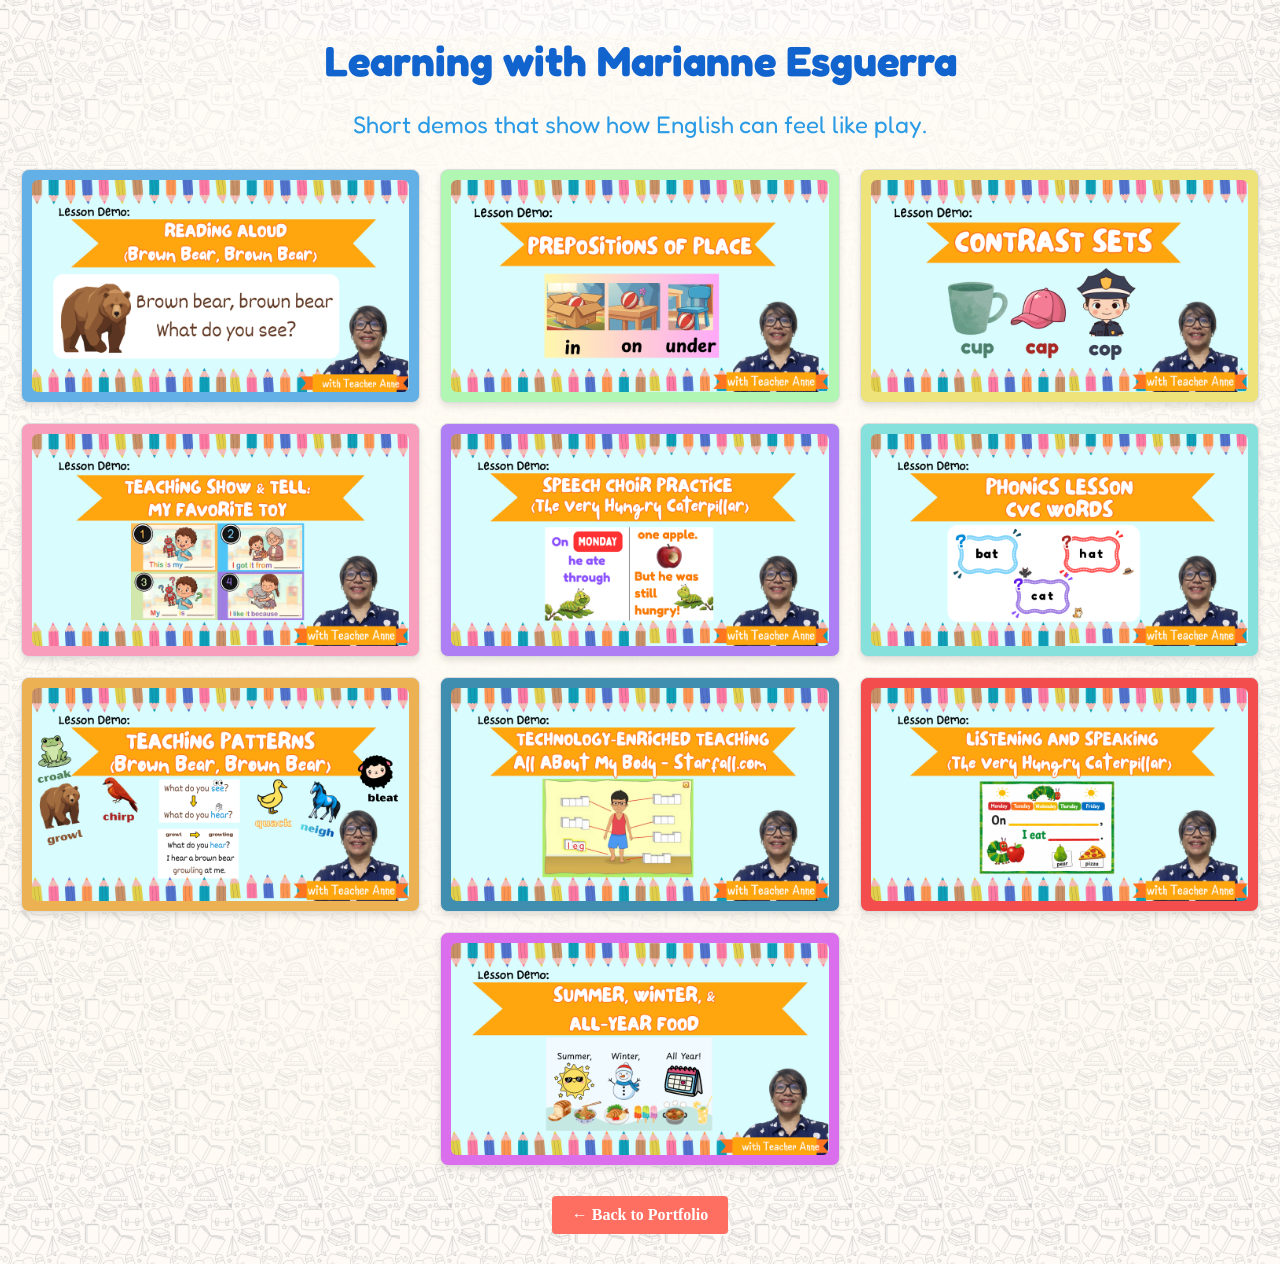
<file: demos.html>
<!DOCTYPE html>
<html lang="en">
<head>
  <meta charset="UTF-8">
  <meta name="viewport" content="width=device-width, initial-scale=1.0">
  <title>Demo Videos – Marianne Esguerra</title>
  <link href="https://fonts.googleapis.com/css2?family=Fredoka:wght@400;600&display=swap" rel="stylesheet">
  <link rel="stylesheet" href="styles.css">
</head>
<body class="demo">

  <section class="demo-gallery">
  <h2>Learning with Marianne Esguerra</h2>
  <p>Short demos that show how English can feel like play.</p>

    <!-- Start of the single grid container -->
    <div class="video-grid">

      <!-- Video 1 -->
      <div class="video-card reading">
        <a href="https://www.youtube.com/watch?v=BNMqD2eXOFo" target="_blank">
          <img src="images/readaloud.png" alt="Reading Aloud Demo Thumbnail">
        </a>
      </div>

      <!-- Video 2 -->
      <div class="video-card prepositions">
        <a href="https://www.youtube.com/watch?v=pyxUElGEvqA" target="_blank">
          <img src="images/INONUNDER.png" alt="Prepositions Thumbnail">
        </a>
      </div>

      <!-- Video 3 -->
      <div class="video-card contrast">
        <a href="https://www.youtube.com/watch?v=HoCMF1Z1yLE" target="_blank">
          <img src="images/contrast.png" alt="Contrast Set Thumbnail">
        </a>
      </div>

      <!-- Video 4 -->
      <div class="video-card showtell">
        <a href="https://www.youtube.com/watch?v=MByNKsnB6k0" target="_blank">
          <img src="images/SAT.png" alt="Show and Tell Thumbnail">
        </a>
      </div>

      <!-- Video 5 -->
      <div class="video-card speech">
        <a href="https://www.youtube.com/watch?v=tiizpiAT_xE" target="_blank">
          <img src="images/catter.png" alt="Speech Choir Practice Thumbnail">
        </a>
      </div>

      <!-- Video 6 -->
      <div class="video-card phonics">
        <a href="https://www.youtube.com/watch?v=Rrb84oCu1bM" target="_blank">
          <img src="images/CVC.png" alt="Phonics Lesson CVC Thumbnail">
        </a>
      </div>

      <!-- Video 7 -->
      <div class="video-card patterns">
        <a href="https://www.youtube.com/watch?v=bTXu9BpusqE" target="_blank">
          <img src="images/brwnbr.png" alt="Teaching Patterns Thumbnail">
        </a>
      </div>

      <!-- Video 8 -->
      <div class="video-card tech">
        <a href="https://www.youtube.com/watch?v=WARH208JgEs" target="_blank">
          <img src="images/body.png" alt="Body Parts Thumbnail">
        </a>
      </div>

      <!-- Video 9 -->
      <div class="video-card listening">
        <a href="https://www.youtube.com/watch?v=HleLKjtquCE" target="_blank">
          <img src="images/i eat.png" alt="Listening and Speaking Thumbnail">
        </a>
      </div>

      <!-- Video 10 -->
      <div class="video-card food">
        <a href="https://www.youtube.com/watch?v=EUovS45eONk" target="_blank">
          <img src="images/fod.png" alt="Food for Seasons Thumbnail">
        </a>
      </div>

    </div> 
    <!-- End of the video grid -->

  </section>

<div style="text-align:center; margin:30px 0;">
  <a href="index.html" class="card-button demo">← Back to Portfolio</a>
</div>


</body>
</html>
</file>
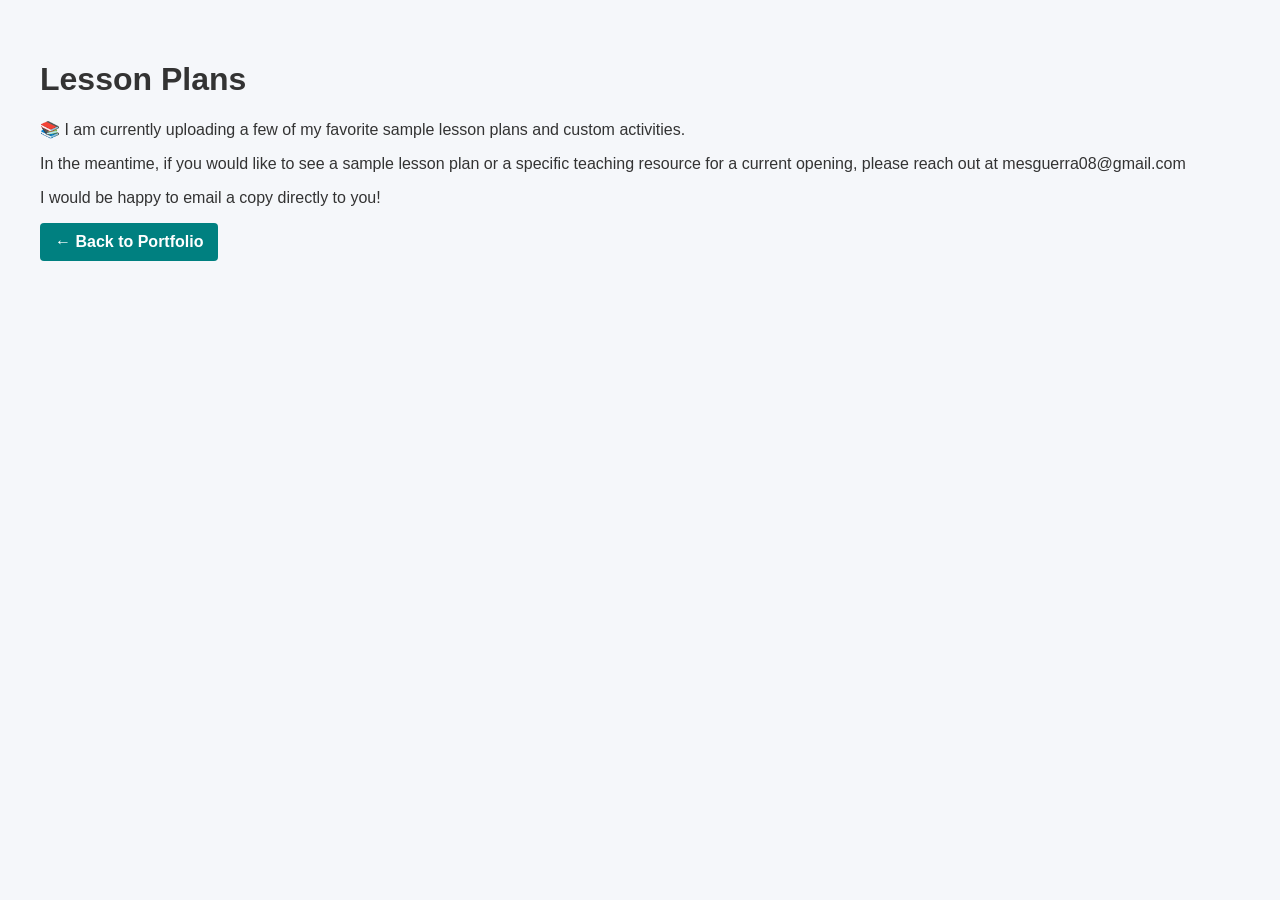
<file: lesson-plans.html>
<!DOCTYPE html>
<html lang="en">
<head>
  <meta charset="UTF-8">
  <title>Lesson Plans - Coming Soon</title>
  <link rel="stylesheet" href="styles.css">
</head>
<body class="portfolio">
  <main class="content">
    <h1>Lesson Plans</h1>
    <div class="coming-soon">
      <p>📚 I am currently uploading a few of my favorite sample lesson plans and custom activities.</p>

<p>In the meantime, if you would like to see a sample lesson plan or a specific teaching resource for a current opening, please reach out at mesguerra08@gmail.com<p> 
<p>I would be happy to email a copy directly to you!</p>
      <a href="index.html" class="card-button lesson">← Back to Portfolio</a>
    </div>
  </main>
</body>
</html>
</file>
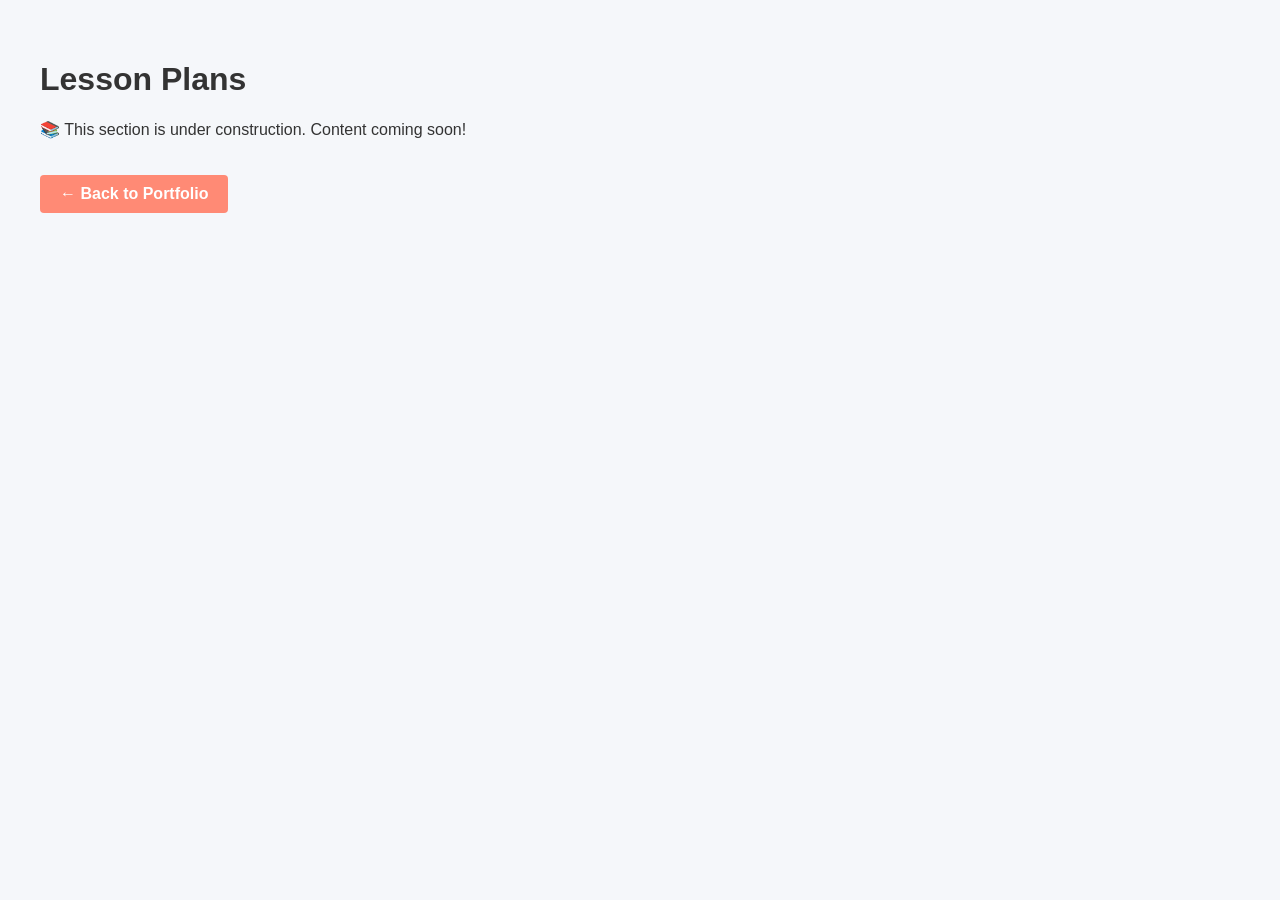
<file: lessonplans.html>
<!DOCTYPE html>
<html lang="en">
<head>
  <meta charset="UTF-8">
  <title>Lesson Plans - Coming Soon</title>
  <link rel="stylesheet" href="styles.css">
</head>
<body class="portfolio">
  <main class="content">
    <h1>Lesson Plans</h1>
    <div class="coming-soon">
      <p>📚 This section is under construction. Content coming soon!</p>
      <a href="index.html" class="btn">← Back to Portfolio</a>
    </div>
  </main>
</body>
</html>
</file>
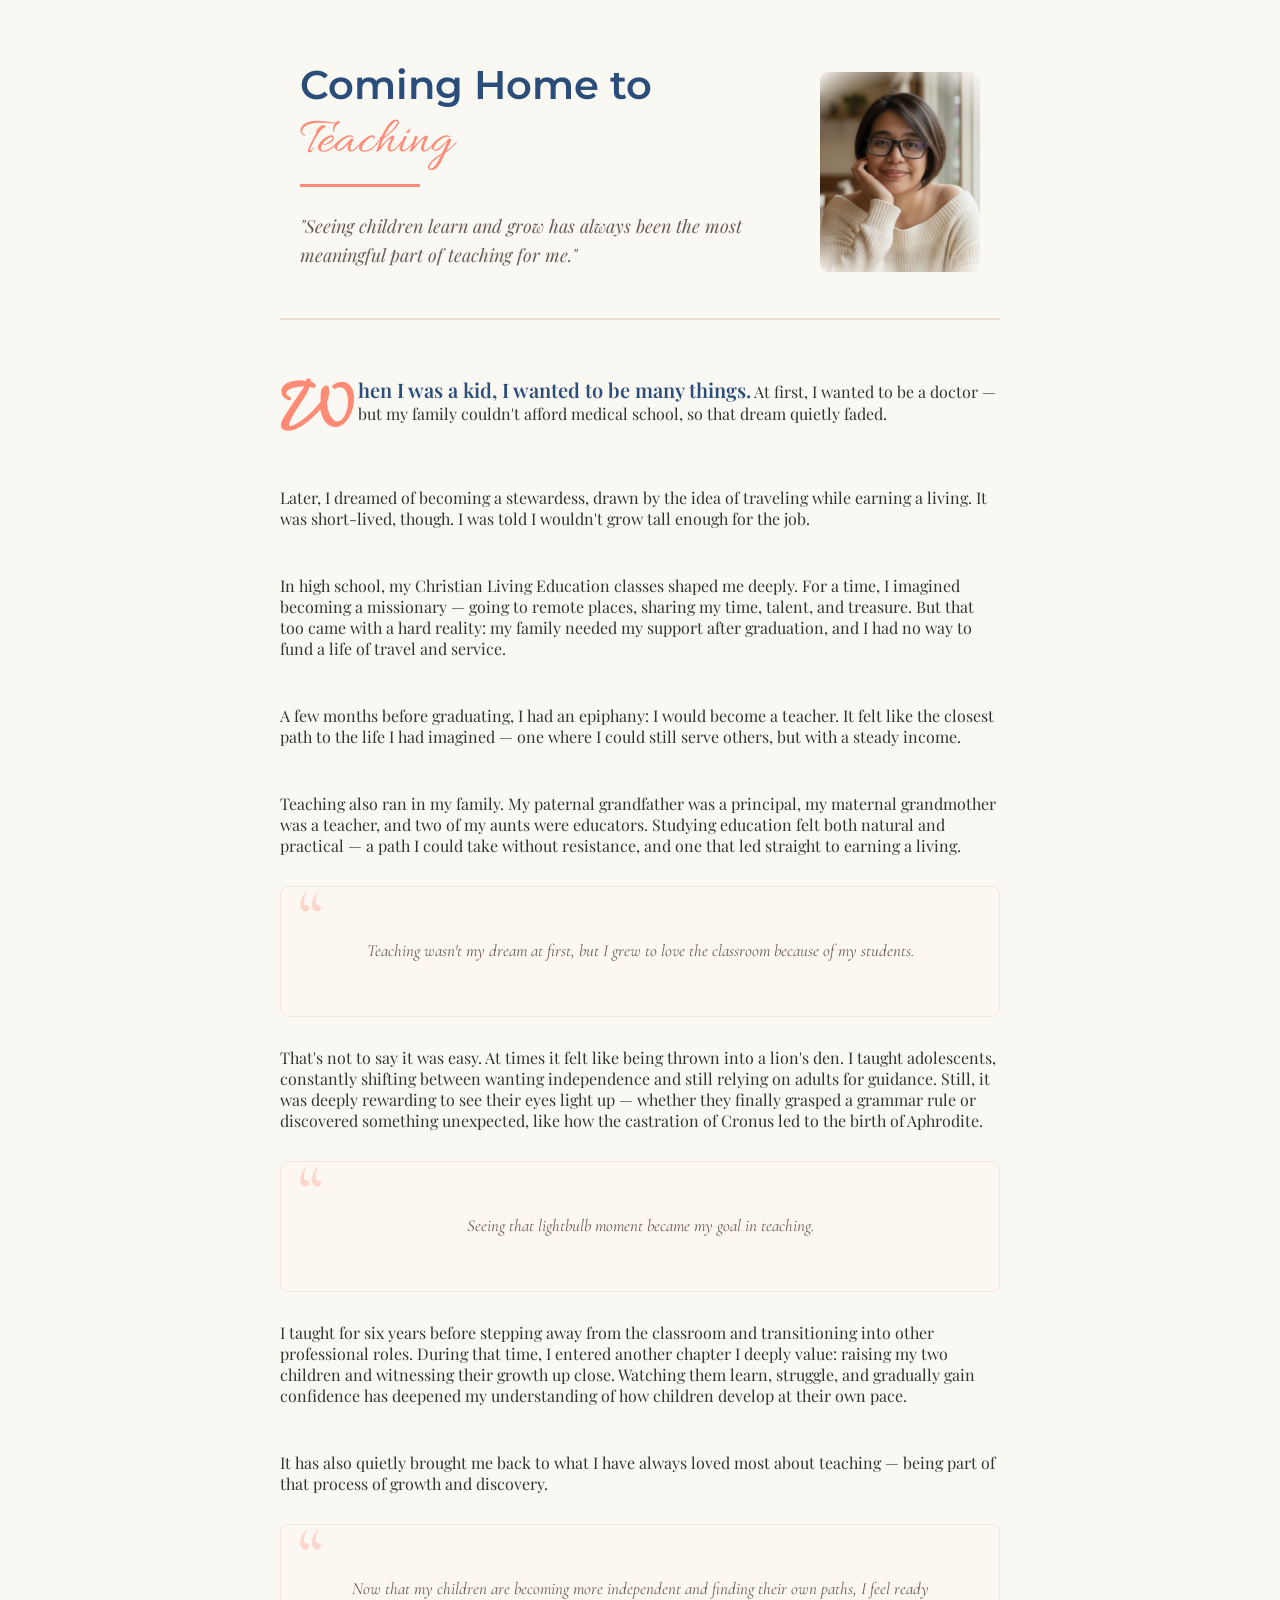
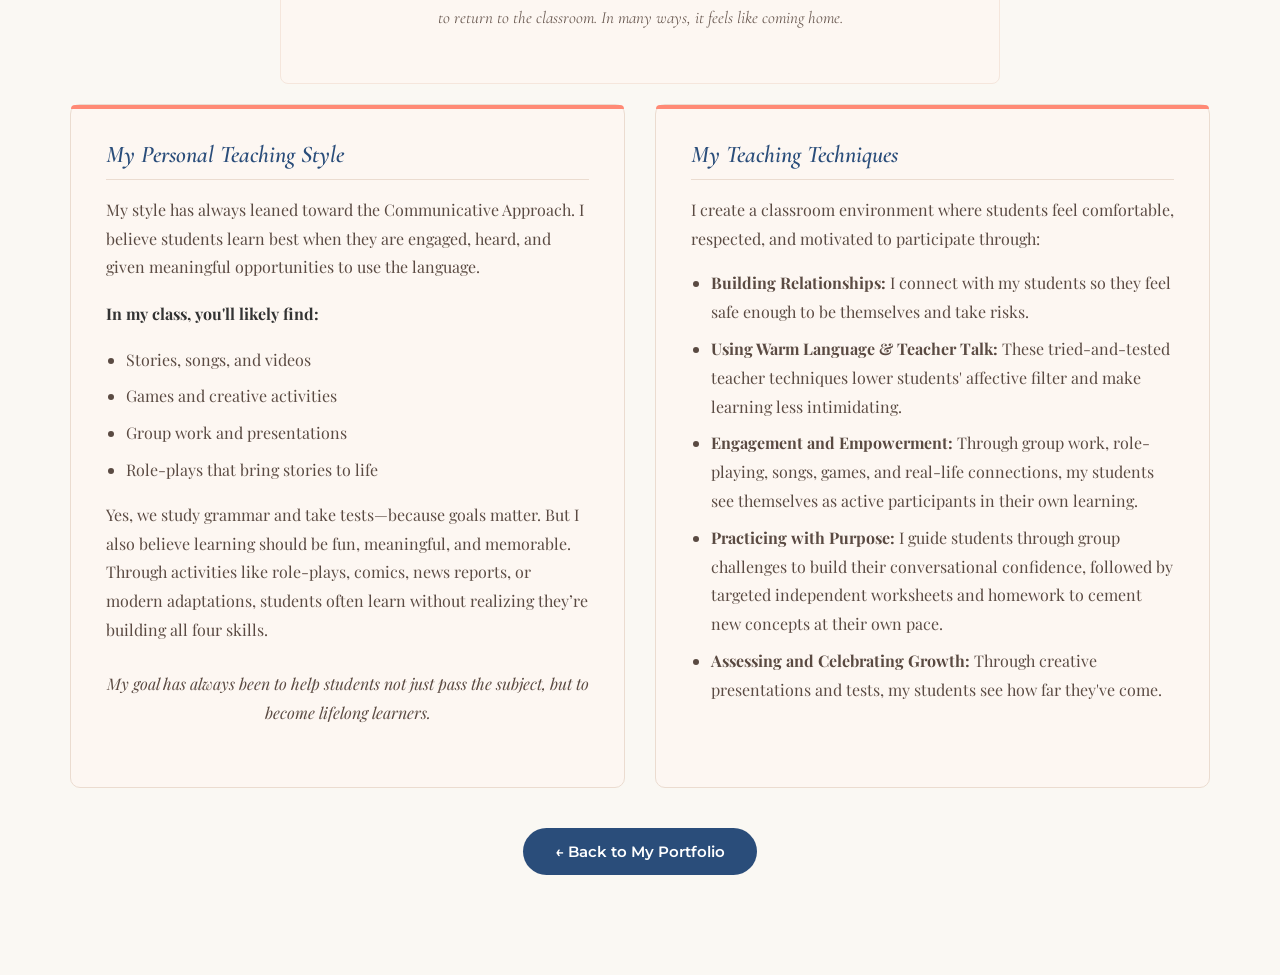
<file: philosophy.html>
<!DOCTYPE html>
<html lang="en">
<head>
  <meta charset="UTF-8">
  <meta name="viewport" content="width=device-width, initial-scale=1.0">
  <title>My Teaching Philosophy - Marianne Esguerra</title>
  <link rel="stylesheet" href="philosophy.css">
  <link href="https://fonts.googleapis.com/css2?family=Montserrat:wght@400;600;700&family=Lora:ital,wght@0,400;0,600;1,400;1,600&family=Source+Serif+4:wght@300;400;600&family=Allura&family=Playfair+Display:ital,wght@0,400;0,600;1,400;1,600&family=Cormorant+Garamond:ital,wght@0,400;1,400;1,600&display=swap"" rel="stylesheet">
</head>
 <body class="philosophy-page">
  <div class="page-wrapper">
    <header class="editorial-header">
      <div class="header-left-text">
        <h1 class="main-title">Coming Home to</h1>
        <p class="cursive-subtitle">Teaching</p>
        <hr class="header-divider">
     <p class="hero-quote">
  "Seeing children learn and grow has always been the most meaningful part of teaching for me."</p>
</div>
      
      <div class="header-right-photo">
        <img src="images/casual2.png" alt="Marianne Esguerra" class="narrative-pic">
      </div>
    </header>

  <div class="bio-narrative">

  <p class="bio-intro-drop">
    <span class="bio-intro-first-sentence">When I was a kid, I wanted to be many things.</span>
    At first, I wanted to be a doctor — but my family couldn't afford medical school, so that dream quietly faded.
  </p>

  <p>Later, I dreamed of becoming a stewardess, drawn by the idea of traveling while earning a living. It was short-lived, though. I was told I wouldn't grow tall enough for the job.</p>

  <p>In high school, my Christian Living Education classes shaped me deeply. For a time, I imagined becoming a missionary — going to remote places, sharing my time, talent, and treasure. But that too came with a hard reality: my family needed my support after graduation, and I had no way to fund a life of travel and service.</p>

  <p>A few months before graduating, I had an epiphany: I would become a teacher. It felt like the closest path to the life I had imagined — one where I could still serve others, but with a steady income.</p>

  <p>Teaching also ran in my family. My paternal grandfather was a principal, my maternal grandmother was a teacher, and two of my aunts were educators. Studying education felt both natural and practical — a path I could take without resistance, and one that led straight to earning a living.</p>

  <div class="quote-box">
    <p class="quote-content">Teaching wasn't my dream at first, but I grew to love the classroom because of my students.</p>
  </div>

  <p>That's not to say it was easy. At times it felt like being thrown into a lion's den. I taught adolescents, constantly shifting between wanting independence and still relying on adults for guidance. Still, it was deeply rewarding to see their eyes light up — whether they finally grasped a grammar rule or discovered something unexpected, like how the castration of Cronus led to the birth of Aphrodite.</p>

   <div class="quote-box">
    <p class="quote-content">Seeing that lightbulb moment became my goal in teaching.</p>
  </div>

  <p> I taught for six years before stepping away from the classroom and transitioning into other professional roles. During that time, I entered another chapter I deeply value: raising my two children and witnessing their growth up close. Watching them learn, struggle, and gradually gain confidence has deepened my understanding of how children develop at their own pace.</p>

  <p>It has also quietly brought me back to what I have always loved most about teaching — being part of that process of growth and discovery.</p>

  <div class="quote-box">
    <p class="quote-content">Now that my children are becoming more independent and finding their own paths, I feel ready to return to the classroom. In many ways, it feels like coming home.</p>
  </div>

</div>

  <div class="techniques-grid">
    <div class="narrative-card">
      <h2 class="card-heading">My Personal Teaching Style</h2>
      <p>My style has always leaned toward the Communicative Approach. I believe students learn best when they are engaged, heard, and given meaningful opportunities to use the language.</p>
      
      <div class="card-inner-layout">
        <div class="inner-list-box">
          <h4>In my class, you'll likely find:</h3>
          <ul>
            <li>Stories, songs, and videos</li>
            <li>Games and creative activities</li>
            <li>Group work and presentations</li>
            <li>Role-plays that bring stories to life</li>
          </ul>
        </div>
        <div class="inner-text-box">
          <p>Yes, we study grammar and take tests—because goals matter. But I also believe learning should be fun, meaningful, and memorable. Through activities like role-plays, comics, news reports, or modern adaptations, students often learn without realizing they’re building all four skills.</p>
          <div class="small-quote">
            <p>My goal has always been to help students not just pass the subject, but to become lifelong learners.</p>
          </div>
        </div>
      </div>
    </div>

    <div class="narrative-card">
      <h2 class="card-heading">My Teaching Techniques</h2>
      <p>I create a classroom environment where students feel comfortable, respected, and motivated to participate through:</p>
      
      <ul class="techniques-list">
        <li><strong>Building Relationships:</strong> I connect with my students so they feel safe enough to be themselves and take risks.</li>
        <li><strong>Using Warm Language & Teacher Talk:</strong> These tried-and-tested teacher techniques lower students' affective filter and make learning less intimidating.</li>
        <li><strong>Engagement and Empowerment:</strong> Through group work, role-playing, songs, games, and real-life connections, my students see themselves as active participants in their own learning.</li>
        <li><strong>Practicing with Purpose:</strong> I guide students through group challenges to build their conversational confidence, followed by targeted independent worksheets and homework to cement new concepts at their own pace.</li>
        <li><strong>Assessing and Celebrating Growth:</strong> Through creative presentations and tests, my students see how far they've come.</li>
      </ul>
    </div>
  </div>
<div class="back-to-portfolio">
    <a href="index.html" class="back-btn">← Back to My Portfolio</a>
  </div>

</div> <!-- closes page-wrapper -->
</body>
</html>
</file>
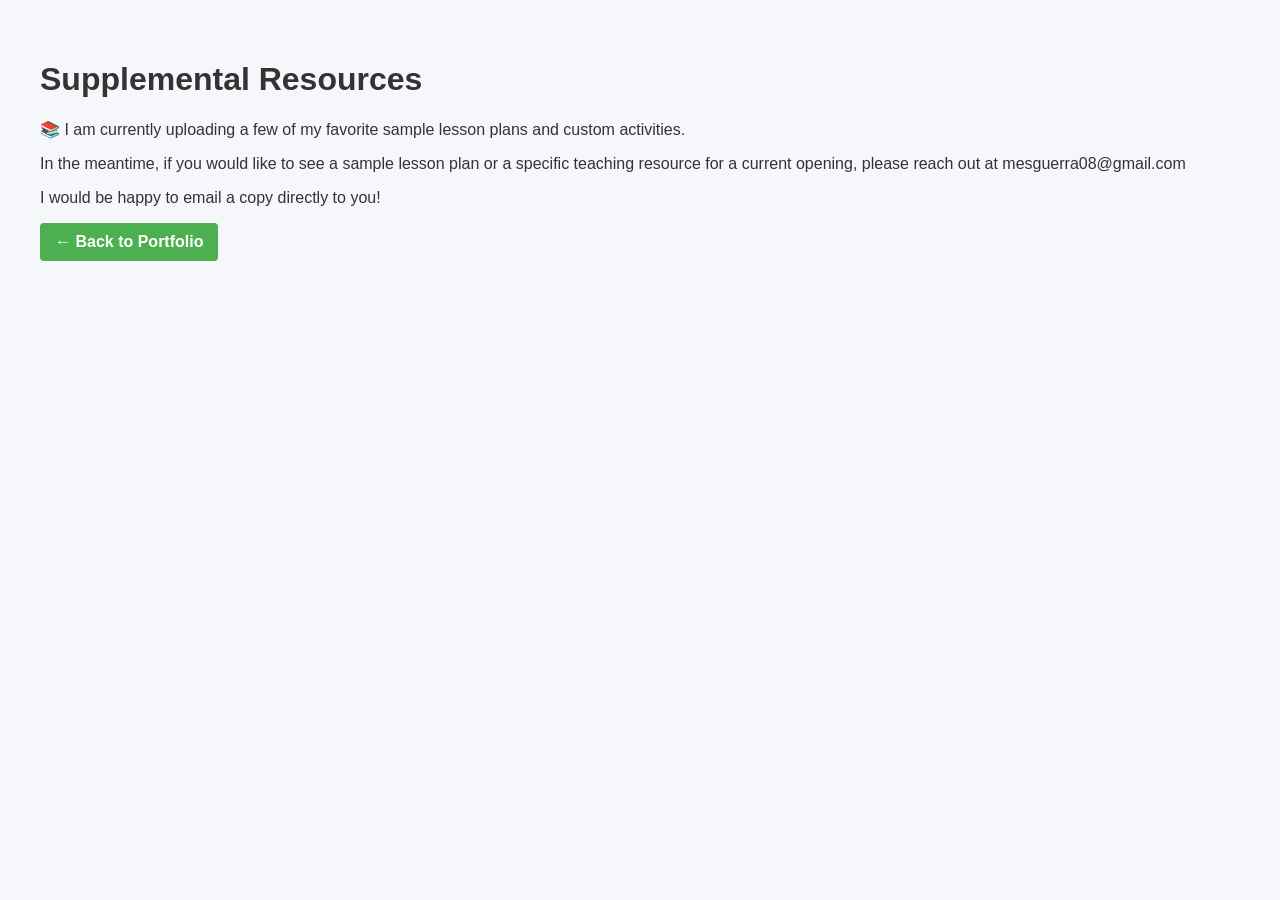
<file: resources.html>
<!DOCTYPE html>
<html lang="en">
<head>
  <meta charset="UTF-8">
  <title>Supplemental Resources - Coming Soon</title>
  <link rel="stylesheet" href="styles.css">
</head>
<body class="portfolio">
  <main class="content">
    <h1>Supplemental Resources</h1>
    <div class="coming-soon">
       <p>📚 I am currently uploading a few of my favorite sample lesson plans and custom activities.</p>

<p>In the meantime, if you would like to see a sample lesson plan or a specific teaching resource for a current opening, please reach out at mesguerra08@gmail.com<p> 
<p>I would be happy to email a copy directly to you!</p>
      <a href="index.html" class="card-button resources">← Back to Portfolio</a>
    </div>
  </main>
</body>
</html>
</file>
<file: styles.css>
* {
  box-sizing: border-box;
  min-width: 0;
}

html, body {
  margin: 0;
  padding: 0;
  width: 100%;
  overflow-x: hidden;
}

/* === Global Styles === */
body {
  margin: 0;
  background-color: #f5f7fa;
  color: #333;
}

.container {
  display: flex;
  min-height: 100vh;
}

/* === Mobile Header === */
.mobile-header {
  display: none;
  background-color: #2a4d7a;
  color: white;
  text-align: center;
  padding: 20px;
  width: 100%;          /* make it span full width */
  box-sizing: border-box; /* include padding in width */
}

.mobile-header img {
  width: 120px;
  height: 120px;
  object-fit: cover;
  border-radius: 50%;
  margin-bottom: 10px;
}
/* === Portfolio Fonts === */
body.portfolio {
  font-family: 'Open Sans', sans-serif;
}

body.portfolio .name,
body.portfolio h1,
body.portfolio h2,
body.portfolio h3 {
  font-family: 'Montserrat', sans-serif;
}

body.demo .demo-gallery h2 {
  font-family: 'Fredoka', sans-serif;
  font-size: 42px;
  color: #1163ce;   /* softer navy instead of black */
  margin-bottom: 10px;
}

body.demo .demo-gallery p {
  font-family: 'Fredoka', sans-serif;
  font-size: 24px;
  color: #2c9be5;      /* dark gray for intro */
  margin-bottom: 30px;
}


/* === Sidebar === */
.sidebar {
  background-color: #2a4d7a;
  color: #fff;
  width: 250px;
  padding: 20px;
  box-sizing: border-box;

  display: flex;
  flex-direction: column;
  align-items: center;
  justify-content: center;   
  min-height: 100vh;
}

.sidebar-content {
  margin-top: 60px;
}
.profile-pic {
  width: 180px;
  height: 180px;
  flex-shrink: 0;
  object-fit: cover;
  object-position: center;
  border-radius: 50%;
  display: block;
  margin-bottom: 20px;
  cursor: pointer;
}

/* Responsive scaling for profile photo */
@media (min-width: 1200px) {
  .profile-pic {
    width: 220px;
    height: 220px;
  }
}

@media (max-width: 1024px) {
  .profile-pic {
    width: 160px;
    height: 160px; 
  }
}

@media (max-width: 768px) {
  .profile-pic {
    width: 140px;
    height: 140px;
  }
}

.name {
  font-size: 22px;
  margin: 10px 0 4px;
}

.tagline {
  font-size: 14px;
  color: #ddd;
  margin-top: 4px;
  margin-bottom: 20px;
}

.nav-links a {
  display: block;
  color: #fff;
  text-decoration: none;
  margin: 10px 0;
  font-weight: 600;
}

.nav-links a i {
  margin-right: 8px;
}

/* Center text blocks inside sidebar */
.sidebar .name,
.sidebar .tagline,
.sidebar .nav-links {
  text-align: center;
  width: 100%; /* ensures they span sidebar width */
}


/* === Content Area === */
.content {
  flex: 1;
  padding: 40px;
}

header h1 {
  font-size: 28px;
  color: #2a4d7a;
}

header h3 {
  font-size: 16px;
  color: #555;
}

/* === Section Headings === */
.philosophy h2,
.certifications h2 {
  color: #2a4d7a;
  margin-top: 30px;
}

.philosophy p {
  margin: 15px 0;
}

/* === Buttons === */
.btn {
  display: inline-block;
  padding: 10px 15px;
  background-color: #2a4d7a;
  color: #fff;
  text-decoration: none;
  border-radius: 4px;
  font-weight: bold;
}

/* === Cards === */
.cards {
  display: flex;
  gap: 20px;
  margin-top: 30px;
}

.card {
  background: #fff;
  border: 1px solid #ddd;
  border-radius: 8px;
  flex: 1;
  padding: 20px;
  text-align: center;
  box-shadow: 0 4px 6px rgba(0,0,0,0.1);
}

.card-icon {
  font-size: 40px;
  margin-bottom: 15px;
}

.card h3 {
  font-size: 18px;
  margin-bottom: 10px;
}

.card p {
  font-size: 14px;
  color: #555;
  margin-bottom: 15px;
}

.card-button {
  display: inline-block;
  padding: 10px 15px;
  color: #fff;
  text-decoration: none;
  border-radius: 4px;
  font-weight: bold;
}

/* === Accent Colors per Card === */
.card.demo {
  border-top: 4px solid #ff6f61; /* coral */
}
.card.demo .card-icon,
.card.demo .card-button {
  background-color: #ff6f61;
}
.card.demo .card-button:hover {
  background-color: #e65b50;
}

.card.lesson {
  border-top: 4px solid #008080; /* teal */
}
.card.lesson .card-icon,
.card.lesson .card-button {
  background-color: #008080;
}
.card.lesson .card-button:hover {
  background-color: #006666;
}

.card.resources {
  border-top: 4px solid #4CAF50; /* green */
}
.card.resources .card-icon,
.card.resources .card-button {
  background-color: #4CAF50;
}
.card.resources .card-button:hover {
  background-color: #3e8e41;
}

/* === Certifications === */
.cert-row {
  display: flex;
  gap: 20px;
  margin-top: 20px;
}

.cert-card {
  background: #fff;
  border: 1px solid #ddd;
  border-radius: 8px;
  flex: 1;
  padding: 15px;
  text-align: center;
  box-shadow: 0 4px 6px rgba(0,0,0,0.1);
}

.cert-card i {
  font-size: 30px;
  color: #2a4d7a;
  margin-bottom: 10px;
}
/* === Certifications Lightbox === */
.lightbox {
  display: none; 
  position: fixed;
  z-index: 999;
  left: 0;
  top: 0;
  width: 100%;
  height: 100%;
  background-color: rgba(0,0,0,0.8);
  text-align: center;
  opacity: 0;
  pointer-events: none; /* Allows clicks to pass through when hidden */
  transition: opacity 0.4s ease;
}

/* Actively shown state */
.lightbox.show {
  display: block !important;
  opacity: 1;
  pointer-events: auto; /* Restores clicking capability on the lightbox */
}

/* Hidden animation buffer state */
.lightbox.hide {
  opacity: 0;
  pointer-events: none;
}

/* Enforce physical pointer clickability on the certification cards */
.cert-card {
  cursor: pointer;
}

.cert-image {
  max-width: 90%;
  max-height: 90%;
  margin-top: 5%;
  border-radius: 8px;
  box-shadow: 0 4px 12px rgba(0,0,0,0.5);
  pointer-events: none; /* disables drag */
  user-select: none;    /* disables text/image selection */
}
/* === Demo Gallery === */
.demo-gallery {
  text-align: center;
  margin: 40px auto;
  max-width: 1200px;
  padding: 0 20px;
}

.video-grid {
  display: flex;
  flex-wrap: wrap;
  gap: 20px;
  justify-content: center;
}

.video-card {
  background: #fff;
  border: 1px solid #ddd;
  border-radius: 8px;
  padding: 10px;
  text-align: center;
  box-shadow: 0 4px 6px rgba(0,0,0,0.1);
  display: flex;
  flex-direction: column;
  width: calc(33.333% - 14px);
  box-sizing: border-box;
}

/* Accent background colors per demo card */
.video-card.reading { background-color: #63b0e7; }
.video-card.prepositions { background-color: #b2f6b3; }
.video-card.contrast { background-color: #eee27a; }
.video-card.showtell { background-color: #f89dbb; }
.video-card.speech { background-color: #ae7ff4; }
.video-card.phonics { background-color: #86e1dd; }
.video-card.patterns { background-color: #ecb153; }
.video-card.tech { background-color: #3f8eaf; }
.video-card.listening { background-color: #f44d4d; }
.video-card.food { background-color: #da6eed; }

/* Thumbnail Styling */
.video-card img {
  width: 100%;
  height: auto;
  display: block;
  border-radius: 6px;
  transition: transform 0.3s ease, box-shadow 0.3s ease;
  cursor: pointer;
}

/* Hover Effect */
.video-card img:hover {
  transform: scale(1.05);
  box-shadow: 0 6px 12px rgba(0,0,0,0.2);
}

/* === Responsive Breakpoints === */
@media (max-width: 1024px) {
  .video-card {
    width: calc(50% - 10px);
  }
}

@media (max-width: 480px) {
  .video-card {
    width: 100%;
  }
}
/* Demo page background with faded center */
body.demo {
  background: url('schoolbckgrnd.png') repeat;
  background-size: 400px;
  background-color: #faf8f3;
  position: relative;
}

body.demo::before {
  content: "";
  position: fixed;
  top: 0;
  left: 0;
  width: 100%;
  height: 100%;
  /* radial gradient overlay */
  background: radial-gradient(circle, rgba(255,255,255,0.7) 40%, rgba(255,255,255,0) 100%);
  pointer-events: none; /* keeps overlay non-interactive */
  z-index: 0;
}
/* Fade overlay only for demo section */
.demo-gallery {
  position: relative;
  z-index: 1; /* keeps content above overlay */
}

.demo-gallery::before {
  content: "";
  position: absolute;
  top: 0;
  left: 0;
  width: 100%;
  height: 100%;
  background: radial-gradient(circle, rgba(255,255,255,0.7) 40%, rgba(255,255,255,0) 100%);
  pointer-events: none;
  z-index: -1; /* overlay sits behind grid content */
}
/* Demo page background with cream overlay fade */
body.demo {
  background: url('schoolbckgrnd.png') repeat;
  background-size: 400px;
  background-color: #faf8f3; /* base cream tone */
  position: relative;
}

.demo-gallery {
  position: relative;
  z-index: 1; /* keeps content above overlay */
}

.demo-gallery::before {
  content: "";
  position: absolute;
  top: 0; left: 0;
  width: 100%; height: 100%;
  /* radial gradient with cream tint */
  background: radial-gradient(circle, rgba(255, 250, 240, 0.7) 40%, rgba(255, 250, 240, 0) 100%);
  pointer-events: none;
  z-index: -1; /* overlay sits behind grid content */
}
/* Lightbox overlay */
.lightbox {
  display: none; /* hidden by default */
  position: fixed;
  z-index: 999;
  left: 0;
  top: 0;
  width: 100%;
  height: 100%;
  overflow: auto;
  background-color: rgba(0,0,0,0.8);
  text-align: center;
}

/* Enlarged certificate image */
.cert-image {
  margin: auto;
  display: block;
  max-width: 90%;
  max-height: 90%;
  border-radius: 8px;
  box-shadow: 0 4px 12px rgba(0,0,0,0.5);
  pointer-events: none; /* disables drag */
  user-select: none;    /* disables text/image selection */
}

/* Close button */
.lightbox .close {
  position: absolute;
  top: 20px;
  right: 35px;
  color: #fff;
  font-size: 40px;
  font-weight: bold;
  cursor: pointer;
}

/* Fade-in and fade-out animations */
@keyframes fadeIn {
  from { opacity: 0; transform: scale(0.95); }
  to { opacity: 1; transform: scale(1); }
}

@keyframes fadeOut {
  from { opacity: 1; transform: scale(1); }
  to { opacity: 0; transform: scale(0.95); }
}

/* Apply fade-in by default */
.lightbox.show .cert-image {
  animation: fadeIn 0.4s ease forwards;
}

/* Apply fade-out when closing */
.lightbox.hide .cert-image {
  animation: fadeOut 0.4s ease forwards;
}

@media (max-width: 768px) {

  .container {
    display: block;
    width: 100%;
  }

  .sidebar {
    display: none;
  }

  .mobile-header {
    display: block;
    width: 100%;
  }

  .content {
    width: 100%;
    padding: 20px 16px;
    box-sizing: border-box;
    text-align: center;
  }

  .cards,
  .cert-row,
  .video-grid,
  .style-techniques-grid,
  .techniques-grid,
  .bio-grid,
  .story-split,
  .editorial-header,
  .card-inner-layout {
    display: flex;
    flex-direction: column;
    width: 100%;
    gap: 20px;
  }

  .card,
  .cert-card,
  .video-card,
  .narrative-card {
    width: 100%;
    margin: 0;
  }

  img {
    max-width: 100%;
    height: auto;
  }
}


/* Fade-in animation for mobile header */
@keyframes headerFadeIn {
  from { opacity: 0; transform: translateY(-20px); }
  to { opacity: 1; transform: translateY(0); }
}
:root {
  --navy: #2a4d7a;
  --coral: #ff8a75;
  --ivory: #faf8f3;
  --light-blue: #f5f7fa;
}

.philosophy-page {
  background: linear-gradient(to bottom, var(--ivory), var(--light-blue));
  font-family: 'Open Sans', sans-serif;
  color: #333;
  padding: 40px;
}

.philosophy-header {
  display: flex;
  align-items: center;
  gap: 30px;
  margin-bottom: 40px;
  background: linear-gradient(to right, var(--ivory), var(--light-blue));
  border-bottom: 4px solid var(--coral);
  padding: 20px;
}

.philosophy-header h1 {
  font-family: 'Montserrat', sans-serif;
  font-size: 36px;
  margin: 0;
}

.navy { color: var(--navy); }
.coral-script {
  color: var(--coral);
  font-family: 'Dancing Script', cursive;
}

.subtitle {
  font-size: 18px;
  color: #555;
  margin-top: 8px;
  border-bottom: 2px solid var(--coral);
  display: inline-block;
  padding-bottom: 4px;
}

.philosophy-text h2 {
  color: var(--navy);
  border-left: 4px solid var(--coral);
  padding-left: 10px;
  margin-top: 40px;
}

blockquote {
  font-style: italic;
  color: var(--navy);
  background-color: #fffaf5;
  border-left: 4px solid var(--coral);
  padding: 15px;
  margin: 25px 0;
}

.philosophy-columns {
  display: flex;
  gap: 40px;
  margin-top: 40px;
}

.column h2 {
  color: var(--navy);
  border-left: 4px solid var(--coral);
  padding-left: 10px;
}

.btn {
  background-color: var(--coral);
  color: #fff;
  text-decoration: none;
  padding: 10px 20px;
  border-radius: 4px;
  display: inline-block;
  margin-top: 20px;
}

/* ==========================================================================
   MARIANNE'S EDITORIAL PHILOSOPHY PAGE OVERHAUL (MATCHING VISUAL MOCKUP)
   ========================================================================== */

/* Structure & Layout Base Wrapper */
.page-wrapper {
  max-width: 950px;
  margin: 0 auto;
  padding: 40px 20px;
}

/* Override the old page padding if needed */
body.philosophy-page {
  background: #faf8f3 !important; /* Forces the warm ivory cream from the mockup */
  padding: 0;
}

/* === EDITORIAL SPLIT HEADER === */
.editorial-header {
  display: flex;
  align-items: center;
  gap: 40px;
  margin-bottom: 50px;
  border-bottom: 2px solid #ebdcd0;
  padding-bottom: 40px;
}

.header-left {
  flex: 0 0 260px;
}

.photo-frame {
  background: #ffffff;
  padding: 12px;
  border-radius: 4px;
  box-shadow: 0 8px 24px rgba(42, 77, 122, 0.1);
  border: 1px solid #ebdcd0;
}

.narrative-pic {
  width: 100%;
  height: auto;
  display: block;
  object-fit: cover;
}

.header-right {
  flex: 1;
}

.main-title {
  font-family: 'Montserrat', sans-serif;
  font-size: 42px;
  font-weight: 700;
  color: var(--navy);
  margin: 0;
  line-height: 1.1;
}

.cursive-subtitle {
  font-family: 'Allura', cursive;
  font-size: 76px;
  color: var(--coral);
  font-weight: 400;          /* Keeps the font lines delicate and thin */
  margin: -10px 0 15px 0;
  line-height: 1;
  letter-spacing: 1px;       /* Adds a touch of extra airiness to the flow */
}

.header-divider {
  border: none;
  height: 2px;
  background-color: var(--coral);
  width: 100%;
  margin: 15px 0;
}

.header-lead {
  font-size: 17px;
  color: var(--navy);
  font-weight: 600;
  margin: 0;
  line-height: 1.5;
}

/* === NARRATIVE GRAPHICS & ACCENTS === */
.section-title-accent {
  font-family: 'Montserrat', sans-serif;
  font-size: 22px;
  color: var(--navy);
  position: relative;
  padding-left: 18px;
  margin-top: 40px;
  margin-bottom: 25px;
}

.section-title-accent::before {
  content: "";
  position: absolute;
  left: 0;
  top: 4px;
  bottom: 4px;
  width: 6px;
  background-color: var(--coral);
  border-radius: 2px;
}

.philosophy-text p {
  font-size: 15.5px;
  color: #3f4d5c;
  line-height: 1.8;
  margin-bottom: 22px;
  text-align: justify;
}

.highlight-text {
  color: var(--navy);
  font-weight: 700;
  border-bottom: 2px solid var(--coral);
}

/* === CUSTOM CALLOUTS & CALLOUT BOXES === */
.quote-box {
  background-color: #fdf7f2; /* Light custom warm glow background box */
  border-radius: 12px;
  padding: 30px 40px;
  margin: 40px 0;
  position: relative;
  text-align: center;
  border: 1px solid #f5e6dc;
}

.quote-mark {
  font-family: 'Montserrat', sans-serif;
  font-size: 70px;
  color: var(--coral);
  position: absolute;
  top: -15px;
  left: 30px;
  line-height: 1;
  opacity: 0.5;
}

.quote-content {
  font-family: 'Open Sans', sans-serif;
  font-style: italic;
  font-size: 19px;
  color: var(--navy) !important;
  font-weight: 600;
  margin: 0 !important;
  line-height: 1.6;
  text-align: center !important;
}

.inline-quote {
  font-family: 'Open Sans', sans-serif;
  font-style: italic;
  font-size: 16px;
  color: var(--navy);
  font-weight: 600;
  text-align: center;
  margin: 35px 0;
  padding: 12px 0;
  border-top: 1px solid #ebdcd0;    /* <--- Fixed to a clean, crisp 6-character hex code */
  border-bottom: 1px solid #ebdcd0;
}

.small-quote-mark {
  color: var(--coral);
  font-size: 24px;
  font-family: 'Montserrat', sans-serif;
}

/* === TWO-COLUMN SIDE-BY-SIDE PANELS === */
.style-techniques-grid {
  display: flex;
  gap: 30px;
  margin: 45px 0;
}

.narrative-card {
  flex: 1;
  background: #ffffff;
  border: 1px solid #ebdcd0;
  border-radius: 12px;
  padding: 30px;
  box-shadow: 0 4px 20px rgba(0, 0, 0, 0.02);
}

.card-heading {
  font-family: 'Montserrat', sans-serif;
  color: var(--navy);
  font-size: 19px;
  margin-top: 0;
  margin-bottom: 15px;
  border-bottom: 1px solid #ebdcd0;
  padding-bottom: 12px;
}

.card-heading .icon {
  margin-right: 8px;
}

.narrative-card p {
  font-size: 14px;
  font-style: italic;
  color: #666;
  text-align: left !important;
  margin-bottom: 15px;
}

.card-list {
  list-style: none;
  padding: 0;
  margin: 0;
}

.card-list li {
  font-size: 14.5px;
  padding: 8px 0 8px 22px;
  position: relative;
  color: #3f4d5c;
  text-align: left;
}

.card-list li::before {
  content: "•";
  position: absolute;
  left: 0;
  color: var(--coral);
  font-size: 20px;
  top: 3px;
}

.card-list.bold-items li {
  font-weight: 700;
  color: var(--navy);
}

/* === BOTTOM BANNER SECTION === */
.banner-quote {
  background-color: #e9ece6; /* Soft green-tinted neutral accent strip */
  border-left: 6px solid var(--coral);
  padding: 22px 35px;
  margin: 45px 0;
  position: relative;
  border-radius: 0 8px 8px 0;
}

.banner-quote p {
  font-style: italic;
  font-size: 16px;
  color: var(--navy);
  font-weight: 600;
  margin: 0 !important;
  text-align: left !important;
  line-height: 1.6;
}

.quote-mark-orange {
  font-family: 'Montserrat', sans-serif;
  color: var(--coral);
  font-size: 50px;
  position: absolute;
  top: -5px;
  left: 12px;
  opacity: 0.25;
}

/* === ACTION FOOTER CONTROLS === */
.philosophy-footer {
  text-align: center;
  margin-top: 60px;
}

.portfolio-btn {
  display: inline-block;
  background-color: var(--coral);
  color: white !important;
  text-decoration: none;
  font-family: 'Montserrat', sans-serif;
  font-weight: 600;
  padding: 14px 45px;
  border-radius: 6px;
  box-shadow: 0 4px 14px rgba(255, 138, 117, 0.3);
  transition: all 0.2s ease-in-out;
}

.portfolio-btn:hover {
  background-color: #e5735f;
  transform: translateY(-2px);
  box-shadow: 0 6px 20px rgba(255, 138, 117, 0.4);
}

/* === MOBILE COHESION === */
@media (max-width: 768px) {
  .editorial-header {
    flex-direction: column;
    text-align: center;
    gap: 25px;
    padding-bottom: 25px;
  }
  .header-left {
    flex: 0 0 auto;
    width: 180px;
  }
  .main-title { font-size: 32px; }
  .cursive-subtitle { font-size: 56px; }
  
  .style-techniques-grid {
    flex-direction: column;
    gap: 20px;
  }
  .quote-box {
    padding: 20px 25px;
  }
  .quote-content {
    font-size: 16px;
  }
  .philosophy-text p {
    text-align: left;
  }
}
:root {
  --navy: #2a4d7a;
  --coral: #ff8a75;
  --ivory: #faf8f3;
  --light-blue: #f5f7fa;
}

/* Header */
.philosophy-header {
  display: flex;
  justify-content: center;   /* centers text block */
  align-items: center;       /* aligns photo + text vertically */
  gap: 30px;
  margin-bottom: 40px;
  background: linear-gradient(to right, var(--ivory), var(--light-blue));
  border-bottom: 4px solid var(--coral);
  padding: 20px;
}

.philosophy-header div {
  text-align: center;        /* centers title + subtitle */
  flex: 1;
}

.philosophy-header h1 {
  font-family: 'Montserrat', sans-serif;
  font-size: 36px;
  margin: 0;
  color: var(--navy);
}

.navy { color: var(--navy); }
.coral-script {
  color: var(--coral);
  font-family: 'Dancing Script', cursive;
}

/* Subtitle with ivory-peach highlight */
.philosophy-header .subtitle {
  font-size: 18px;
  color: #555;
  margin-top: 8px;
  padding: 6px 12px;
  display: inline-block;
  border-radius: 6px;
  background: linear-gradient(to right, #fffaf5, #fdf2ef); /* ivory-peach gradient */
  box-shadow: 0 2px 4px rgba(0,0,0,0.05);
}

/* Photo on right */
.philosophy-pic {
  order: 2;
  max-width: 200px;
  border-radius: 6px;
}

/* Mobile responsive */
@media (max-width: 768px) {
  .philosophy-header {
    flex-direction: column;  /* stack vertically */
  }
  .philosophy-pic {
    order: 0;                /* photo below text */
    margin-top: 20px;
  }
}

/* Section headings */
.philosophy-text h2 {
  color: var(--navy);
  border-left: 4px solid var(--coral);
  padding-left: 10px;
  margin-top: 40px;
}

/* Quotes with ivory-peach highlight */
blockquote {
  font-style: italic;
  color: var(--navy);
  background: linear-gradient(to right, #fffaf5, #fdf2ef);
  border-left: 4px solid var(--coral);
  padding: 15px;
  margin: 25px 0;
  border-radius: 6px;
}

/* Columns */
.philosophy-columns {
  display: flex;
  gap: 40px;
  margin-top: 40px;
}

.column h2 {
  color: var(--navy);
  border-left: 4px solid var(--coral);
  padding-left: 10px;
}

/* Button */
.btn {
  background-color: var(--coral);
  color: #fff;
  text-decoration: none;
  padding: 10px 20px;
  border-radius: 4px;
  display: inline-block;
  margin-top: 20px;
}
.editorial-header .header-right {
  text-align: center;   /* centers all text inside the right block */
}

.main-title {
  text-align: center;   /* centers the "Coming Home to" line */
}

.cursive-subtitle {
  text-align: center;   /* centers the "Teaching" line */
}

.header-lead {
  text-align: center;   /* centers the subtitle sentence */
  display: inline-block;
  background: linear-gradient(to right, #fffaf5, #fdf2ef); /* ivory-peach highlight */
  padding: 6px 12px;
  border-radius: 6px;
  box-shadow: 0 2px 4px rgba(0,0,0,0.05);
}
/* Force header text to center */
.editorial-header {
  justify-content: center;   /* centers the whole text block */
}

.editorial-header .header-right {
  text-align: center;        /* centers all text inside the right block */
}

.main-title,
.cursive-subtitle,
.header-lead {
  text-align: center;        /* centers each line */
  margin-left: auto;
  margin-right: auto;
}

/* Optional: highlight the lead sentence */
.header-lead {
  display: inline-block;
  background: linear-gradient(to right, #fffaf5, #fdf2ef); /* ivory-peach gradient */
  padding: 6px 12px;
  border-radius: 6px;
  box-shadow: 0 2px 4px rgba(0,0,0,0.05);
}
/* ==========================================================================
   PHILOSOPHY PAGE LAYOUT DIVISIONS (NO DECORATIONS / ACCENTS)
   ========================================================================== */

/* Page Framework Wrapper */
.page-wrapper {
  max-width: 1100px;
  margin: 0 auto;
  padding: 50px 20px;
  display: flex;
  flex-direction: column;
  gap: 60px; /* Generous vertical spacing between large sections */
}

/* --- SECTION 1: HEADER SPLIT --- */
.editorial-header {
  display: flex;
  align-items: center;
  gap: 40px;
}
.header-left { flex: 0 0 280px; }
.header-right { flex: 1; }

/* --- SECTION 2: BIOGRAPHY 2-COLUMN GRID --- */
.bio-grid {
  display: flex;
  gap: 40px;
}
.bio-col {
  flex: 1;
  display: flex;
  flex-direction: column;
  gap: 20px;
}
.callout-banner {
  background-color: #f0ebd8; /* Soft contrast box container tint */
  padding: 20px;
  border-radius: 4px;
}

/* --- SECTION 3: MOTHERHOOD STORY SPLIT --- */
.story-split {
  display: flex;
  align-items: center;
  gap: 50px;
}
.story-left { flex: 0 0 350px; }
.story-right { flex: 1; }
.border-quote {
  border-left: 3px solid var(--coral, #ff8a75);
  padding-left: 25px;
  margin: 25px 0;
}

/* --- SECTION 4: TEACHING STYLE CARDS (GRID MAP) --- */
.techniques-grid {
  display: flex;
  gap: 30px;
}
.narrative-card {
  flex: 1;
  background: #ffffff;
  border: 1px solid #ebdcd0;
  border-radius: 8px;
  padding: 35px;
}

/* Inner Layout Architecture for the Left Card */
.card-inner-layout {
  display: flex;
  gap: 25px;
  margin-top: 20px;
}
.inner-list-box {
  flex: 0 0 200px;
  background-color: #fcf8f2;
  padding: 15px;
  border-radius: 6px;
}
.inner-text-box {
  flex: 1;
}

/* --- SECTION 5: FOOTER DIVISION --- */
.philosophy-footer {
  text-align: center;
  margin-top: 20px;
}
.footer-banner {
  padding: 30px;
  margin-bottom: 35px;
  border-top: 1px solid #ebdcd0;
}

/* --- RESPONSIVE FALLBACK (Mobile stacking) --- */
@media (max-width: 850px) {
  .editorial-header,
  .bio-grid,
  .story-split,
  .techniques-grid,
  .card-inner-layout {
    flex-direction: column;
    gap: 30px;
  }
  .header-left, .story-left, .inner-list-box {
    width: 100%;
    flex: none;
    text-align: center;
  }
}
/* ==========================================================================
   PHILOSOPHY PAGE STRUCTURAL LAYOUT RULES (CLEAN DIVISION FRAMEWORK)
   ========================================================================== */

/* Main Container Foundation */
.page-wrapper {
  max-width: 1140px;
  margin: 0 auto;
  padding: 60px 20px;
  display: flex;
  flex-direction: column;
  gap: 70px; /* Generous breathing space between structural sections */
  box-sizing: border-box;
}

/* Base Body Control to match warm background theme */
body.philosophy-page {
  background-color: #faf8f3 !important;
  font-family: 'Open Sans', sans-serif;
  color: #333;
}

/* --- SECTION 1: HEADER SIDE-BY-SIDE SPLIT --- */
.editorial-header {
  display: flex;
  align-items: center;
  gap: 50px;
}

.header-left-text {
  flex: 1;
}

.header-right-photo {
  flex: 0 0 380px; /* Gives the picture column a fixed, editorial width */
}

.photo-frame {
  background: #ffffff;
  padding: 15px;
  border-radius: 4px;
  box-shadow: 0 10px 30px rgba(42, 77, 122, 0.08);
  border: 1px solid #ebdcd0;
}

.narrative-pic {
  width: 100%;
  height: auto;
  display: block;
}

/* --- SECTION 2: BIOGRAPHY 2-COLUMN GRID --- */
.bio-grid {
  display: flex;
  gap: 50px;
}

.bio-col {
  flex: 1;
  display: flex;
  flex-direction: column;
  gap: 20px;
}

/* Blockquotes & Highlight Banners */
.quote-box {
  background-color: #fdf7f2;
  border-radius: 8px;
  padding: 25px 35px;
  border: 1px solid #f5e6dc;
  text-align: center;
}

.quote-content {
  font-style: italic;
  font-size: 18px;
  color: var(--navy, #2a4d7a);
  font-weight: 600;
  margin: 0;
}

.callout-banner {
  background-color: #f3f0e7;
  padding: 20px 30px;
  border-radius: 4px;
  border-left: 4px solid var(--coral, #ff8a75);
}

.callout-text {
  font-weight: 600;
  color: var(--navy, #2a4d7a);
  margin: 0;
}

/* --- SECTION 3: MOTHERHOOD GRID DIVISION --- */
.story-split {
  display: flex;
  align-items: center;
  gap: 60px;
}

.story-left-graphic {
  flex: 0 0 320px;
  text-align: center;
}

.story-img {
  max-width: 100%;
  height: auto;
}

.story-right-text {
  flex: 1;
}

.border-quote {
  border-left: 2px solid var(--coral, #ff8a75);
  padding-left: 25px;
  margin: 30px 0;
  font-style: italic;
  color: #555;
}

/* --- SECTION 4: CARDS PANEL ARCHITECTURE --- */
.techniques-grid {
  display: flex;
  gap: 35px;
}

.narrative-card {
  flex: 1;
  background: #ffffff;
  border: 1px solid #ebdcd0;
  border-radius: 12px;
  padding: 40px;
  box-shadow: 0 4px 20px rgba(0,0,0,0.01);
}

.card-heading {
  font-family: 'Montserrat', sans-serif;
  color: var(--navy, #2a4d7a);
  margin-top: 0;
  margin-bottom: 20px;
}

/* Inner architecture for lists inside the cards */
.card-inner-layout {
  display: flex;
  gap: 30px;
  margin-top: 25px;
}

.inner-list-box {
  flex: 0 0 220px;
  background-color: #fcf8f2;
  padding: 20px;
  border-radius: 8px;
}

.inner-text-box {
  flex: 1;
}

.small-quote {
  margin-top: 20px;
  font-style: italic;
  font-weight: 600;
  color: var(--navy, #2a4d7a);
}

.techniques-list {
  list-style: none;
  padding: 0;
}

.techniques-list li {
  margin-bottom: 16px;
  line-height: 1.5;
}

/* --- MOBILE RESPONSIVE STACKING BREAKPOINTS --- */
@media (max-width: 900px) {
  .editorial-header, 
  .bio-grid, 
  .story-split, 
  .techniques-grid,
  .card-inner-layout {
    flex-direction: column;
    gap: 35px;
  }
  
  .header-right-photo {
    flex: none;
    width: 100%;
    max-width: 320px;
    margin: 0 auto;
  }
  
  .story-left-graphic,
  .inner-list-box {
    flex: none;
    width: 100%;
  }
}

.card-button.lesson {
  background-color: #008080; /* teal */
  color: #fff;
}
.card-button.lesson:hover {
  background-color: #006666;
}

.card-button.resources {
  background-color: #4CAF50; /* green */
  color: #fff;
}
.card-button.resources:hover {
  background-color: #3e8e41;
}
/* Teaching Philosophy button */
.philosophy .btn {
  background-color: #2a4d7a; /* navy */
  color: #fff;
  text-decoration: none;
  padding: 10px 20px;
  border-radius: 4px;
  display: inline-block;
  font-weight: 600;
  transition: background-color 0.3s ease, transform 0.2s ease;
}

.philosophy .btn:hover {
  background-color: #1f3654; /* darker navy on hover */
  transform: translateY(-2px); /* subtle lift effect */
}
/* === Certifications Icons === */
.cert-card i {
  font-size: 30px;
  color: #800000; /* dark maroon */
  margin-bottom: 10px;
}
.card-button.demo {
  background-color: #ff6f61; /* coral */
  color: #fff;
  padding: 10px 20px;
  border-radius: 4px;
  font-weight: 600;
  text-decoration: none;
  transition: background-color 0.3s ease, transform 0.2s ease;
}

.card-button.demo:hover {
  background-color: #e65b50; /* darker coral */
  transform: translateY(-2px); /* subtle lift */
}

/* Ensure body always fills screen */
body {
  margin: 0;
  padding: 0;
  width: 100%;
  box-sizing: border-box;
  overflow-x: hidden; /* prevent sideways scroll */
}

/* Make sure main content is centered on mobile */
@media (max-width: 768px) {
  .demo-gallery,
  .content,
  .philosophy,
  .cert-card,
  .video-grid {
    margin: 0 auto;
    width: 100%;
    max-width: 100%;
    text-align: center;
    box-sizing: border-box;
  }

  img {
    max-width: 100%;
    height: auto;
    display: block;
    margin: 0 auto;
  }
}
/* Prevent horizontal scrollbars and force full width */
html, body {
  margin: 0;
  padding: 0;
  width: 100%;
  max-width: 100%;
  overflow-x: hidden; /* stops sideways movement */
  box-sizing: border-box;
}

/* Make sure all containers shrink properly on mobile */
.demo-gallery,
.video-grid,
.content,
.philosophy,
.cert-card {
  max-width: 100%;
  margin: 0 auto;
  box-sizing: border-box;
}

/* Ensure images never overflow */
img {
  max-width: 100%;
  height: auto;
  display: block;
}
</file>
<file: philosophy.css>
/* === Global Styles === */
body {
  margin: 0;
  background-color: #f5f7fa;
  color: #333;
}

/* Colors */
:root {
  --navy: #2a4d7a;
  --coral: #ff8a75;
  --ivory: #faf8f3;
}

/* === Page Setup === */
body.philosophy-page {
  background-color: #faf8f3;
  font-family: 'Playfair Display', serif;
}

/* === Layout Wrapper === */
.page-wrapper {
  max-width: 1140px;
  margin: 0 auto;
  padding: 60px 20px;

  display: flex;
  flex-direction: column;
  gap: 20px;
}

/* =========================
   HEADER (CLEAN LAYOUT)
========================= */

.page-wrapper .editorial-header {
  display: flex;
  justify-content: center;   /* ← change this */
  align-items: center;
  gap: 40px;                 /* ← controls space between text and photo */
  flex-wrap: nowrap;
  padding-bottom: 30px;
  margin-bottom: 20px;
  border-bottom: 2px solid #ebdcd0;
  max-width: 720px;        /* ← add this */
  width: 100%;
  margin-left: auto;       /* ← add this */
  margin-right: auto;      /* ← add this */
}

.page-wrapper .header-left-text {
  flex: 0 1 480px;   /* was flex: 1 — this was making it expand */
  display: flex;
  flex-direction: column;
  text-align: left;
}

.page-wrapper .main-title {
  font-family: 'Montserrat', sans-serif;
  font-size: 40px;
  font-weight: 600; 
  color: var(--navy);
  margin: 0;
}

.page-wrapper .cursive-subtitle {
  font-family: 'Allura', cursive;
  font-size: 52px;
  color: var(--coral);
  margin: 0;
}

.page-wrapper .header-divider {
  width: 120px;
  height: 3px;
  background: var(--coral);
  border: none;
  margin: 10px 0;
}

/* HERO QUOTE (HEADER) */
.hero-quote {
  font-family: 'Playfair Display', serif;
  font-size: 18px;
  line-height: 1.6;
  font-style: italic;
  color: #6b5b53;

  max-width: 550px;
  margin-top: 15px;
}

/* RIGHT IMAGE */
.page-wrapper .header-right-photo {
  flex: 0 0 160px;   /* locks the column to 160px wide */
  width: 160px;
  overflow: hidden;
}

.page-wrapper .narrative-pic {
  width: 160px;
  height: 200px;
  object-fit: cover;
  border-radius: 8px;
  -webkit-mask-image: radial-gradient(circle, rgba(0,0,0,1) 70%, rgba(0,0,0,0) 100%);
  mask-image: radial-gradient(circle, rgba(0,0,0,1) 70%, rgba(0,0,0,0) 100%);
}
/* =========================
   QUOTES (ALL SECTIONS)
========================= */

.quote-content,
.border-quote,
.small-quote p,
.quote-box p {
  font-family: 'Cormorant Garamond', serif;
  font-size: 17px;        /* bigger — Cormorant reads small */
  line-height: 1.7;
  font-style: italic;
  font-weight: 400;
  color: #6b5b53;
  max-width: 580px;
  margin: 25px auto;
  text-align: center;
}

.page-wrapper .quote-box {
  background-color: #fdf7f2;
  border: 1px solid #ebdcd0;
  border-radius: 8px;
  padding: 30px 40px;
  text-align: center;
  position: relative;
}

/* decorative large quotation mark */
.page-wrapper .quote-box::before {
  content: '\201C';
  font-family: 'Cormorant Garamond', serif;
  font-size: 80px;
  color: var(--coral);
  opacity: 0.3;
  position: absolute;
  top: -10px;
  left: 16px;
  line-height: 1;
}
/* =========================
   BIO GRID
========================= */

.page-wrapper .bio-grid {
  display: flex;
  gap: 50px;
}

.page-wrapper .bio-col {
  flex: 1;
  display: flex;
  flex-direction: column;
  gap: 20px;
}

/* Quote box styling */
.page-wrapper .quote-box {
  background-color: #fdf7f2;
  border: 1px solid #f5e6dc;
  border-radius: 8px;

  padding: 25px;
  text-align: center;
}

/* =========================
   BIO NARRATIVE (SINGLE COLUMN)
========================= */
.page-wrapper .bio-narrative {
  max-width: 720px;
  width: 100%;
  margin-left: auto;
  margin-right: auto;
  margin-top: 0;
  display: flex;
  flex-direction: column;
  gap: 14px;
}

.section-ornament {
  width: 40px;
  height: 3px;
  background: var(--coral);
  margin: 10px auto;
  border-radius: 2px;
}

/* =========================
   CARDS SECTION
========================= */
.page-wrapper .techniques-grid {
  display: flex;
  gap: 30px;
}

.page-wrapper .narrative-card {
  flex: 1;
  background: #fdf7f2;        /* warm ivory instead of stark white */
  border: 1px solid #ebdcd0;  /* soft warm border instead of grey */
  border-radius: 10px;
  padding: 35px;
  position: relative;
}

/* warm top accent line */
.page-wrapper .narrative-card::before {
  content: '';
  position: absolute;
  top: 0;
  left: 0;
  right: 0;
  height: 4px;
  background: var(--coral);
  border-radius: 10px 10px 0 0;
}

.card-heading {
  font-family: 'Cormorant Garamond', serif;
  font-size: 24px;   /* bump up slightly since Cormorant reads smaller */
  font-weight: 600;
  font-style: italic;
  color: var(--navy);
  margin: 0 0 16px 0;
  padding-bottom: 10px;
  border-bottom: 1px solid #ebdcd0;
}

.page-wrapper .narrative-card p,
.page-wrapper .narrative-card li {
  font-family: 'Playfair Display', serif;
  font-size: 16px;
  line-height: 1.8;
  color: #5a4a42;              /* warm brown instead of harsh #333 */
}

.page-wrapper .narrative-card ul {
  padding-left: 20px;
}

.page-wrapper .narrative-card li {
  margin-bottom: 8px;
}
.bio-intro-drop::first-letter {
  font-family: 'Allura', cursive;
  font-size: 72px;
  color: var(--coral);
  float: left;
  line-height: 0.8;
  margin-right: 8px;
  margin-top: 8px;
}

.bio-intro-first-sentence {
  font-size: 20px;
  font-weight: 600;
  color: var(--navy);
}
/* =========================
   BACK BUTTON                   ← ADD FROM HERE
========================= */
.back-to-portfolio {
  text-align: center;
  padding: 20px 0 40px;
}

.back-btn {
  font-family: 'Montserrat', sans-serif;
  font-size: 15px;
  font-weight: 600;
  color: white;
  text-decoration: none;
  background-color: var(--navy);
  padding: 14px 32px;
  border-radius: 30px;
  display: inline-block;
  transition: all 0.3s ease;
}

.back-btn:hover {
  background-color: var(--coral);
  color: white;
}
/* =========================
   MOBILE
========================= */

@media (max-width: 768px) {
  .page-wrapper .editorial-header {
    flex-direction: column;    /* stack text and photo vertically */
    align-items: center;
    text-align: center;
    max-width: 100%;        /* ← add this */
    gap: 20px;
  }

  .page-wrapper .header-left-text {
    align-items: center;       /* center the text elements */
    text-align: center;
    flex: unset;            /* ← add this, removes the 480px constraint */
    width: 100%;
  }

  .page-wrapper .header-divider {
    margin: 10px auto;         /* center the divider */
  }

  .page-wrapper .header-right-photo {
    width: 140px;
    flex: 0 0 140px;
  }

  .page-wrapper .narrative-pic {
    width: 140px;
    height: 170px;
  }

  .page-wrapper .bio-grid,
  .page-wrapper .story-split,
  .page-wrapper .techniques-grid {
    flex-direction: column;
  }

  .hero-quote {
    text-align: center;
    max-width: 100%;
  }
}
</file>
